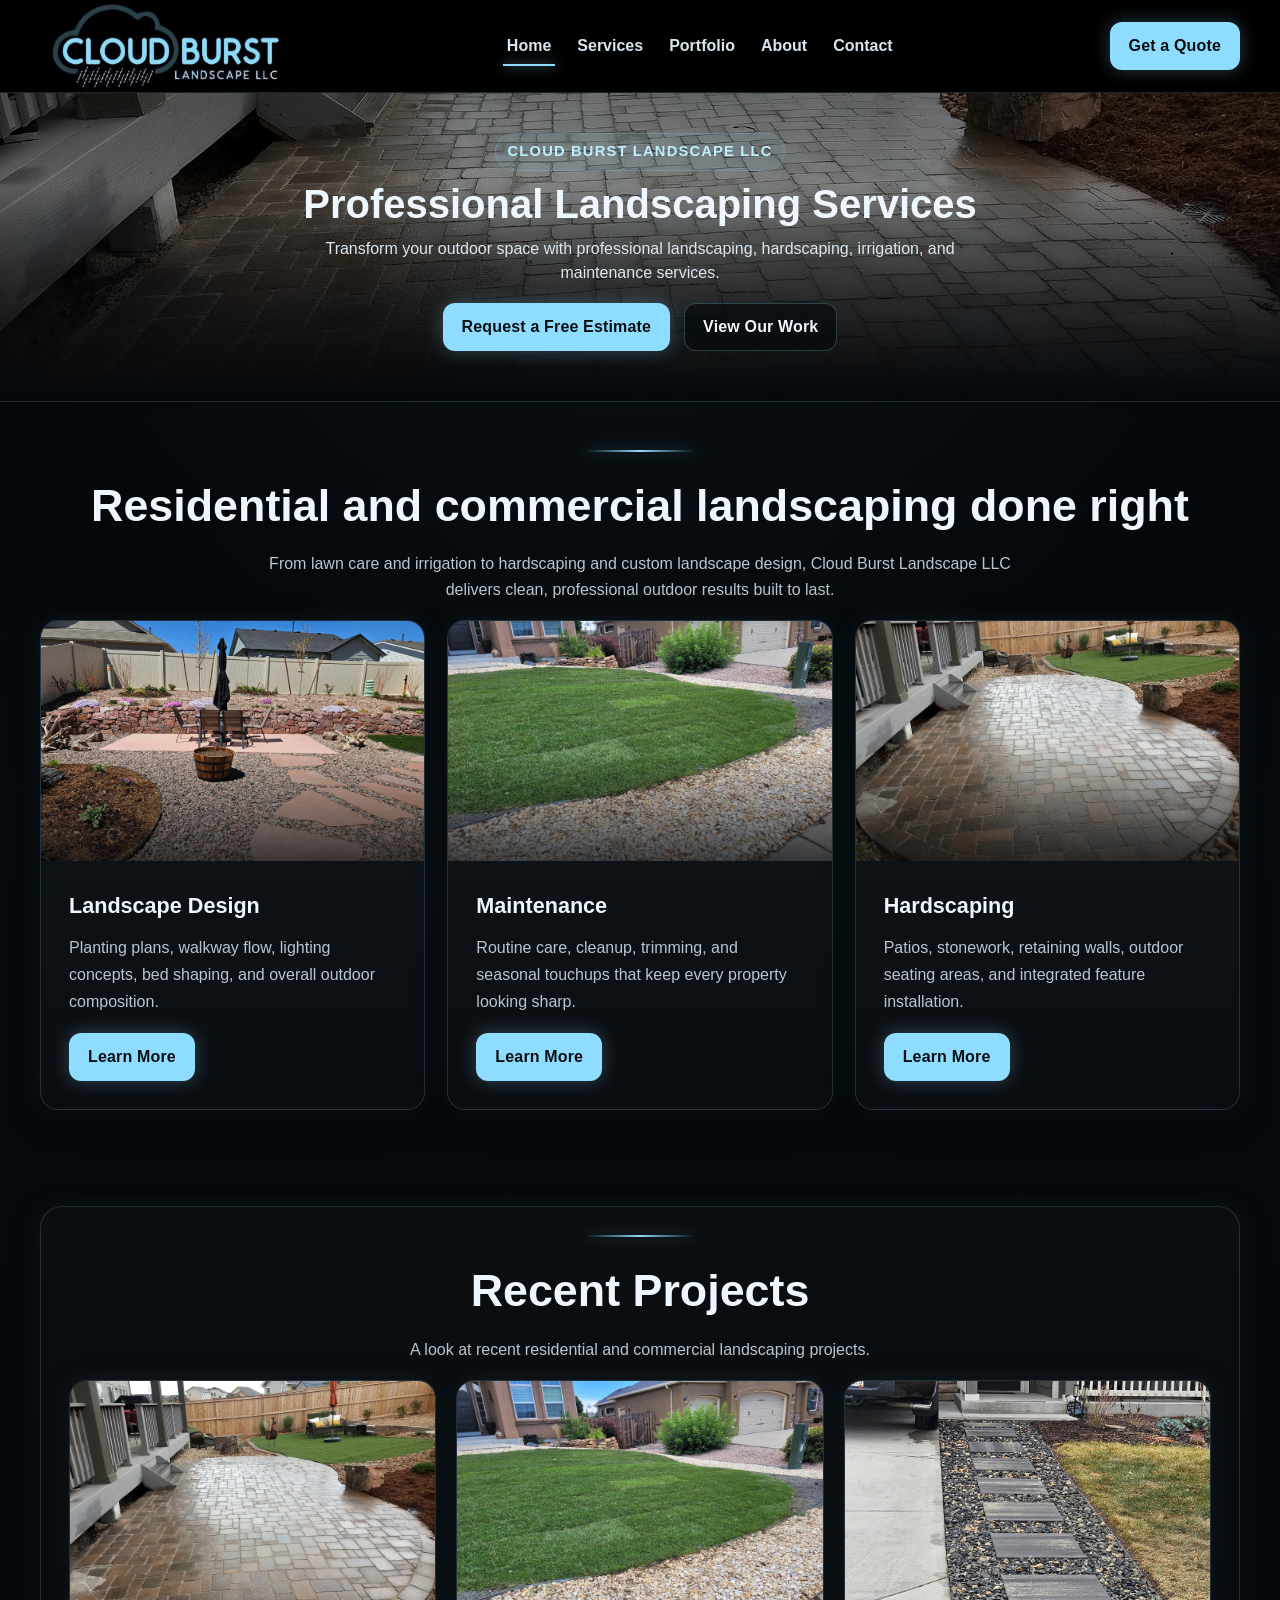
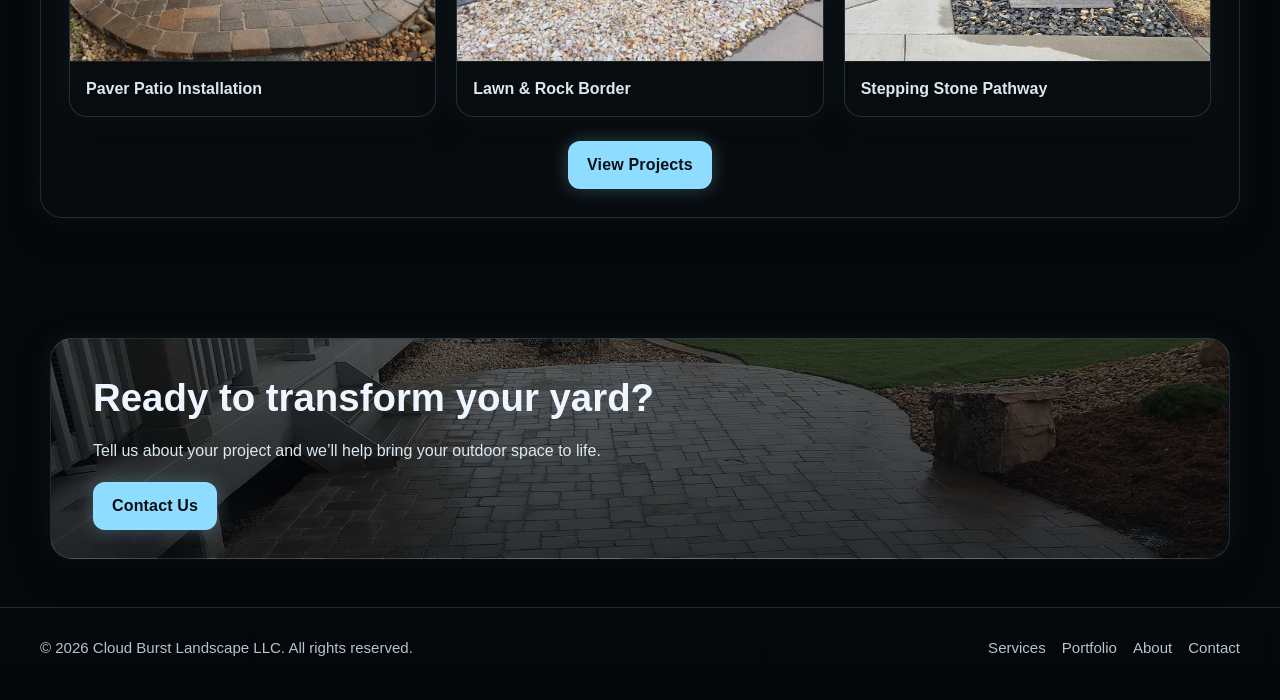
<file: index.html>
<!DOCTYPE html>
<html lang="en">
<head>
  <meta charset="UTF-8" />
  <meta name="viewport" content="width=device-width, initial-scale=1.0" />
  <title>Cloud Burst Landscape LLC | Home</title>
  <meta name="description" content="Cloud Burst Landscape LLC designs, builds, and maintains premium outdoor spaces with a modern, high-contrast aesthetic." />
  <link rel="stylesheet" href="styles.css" />
</head>
<body>
  <header class="site-header">
    <div class="container header-inner">
      <a class="brand" href="index.html" aria-label="Cloud Burst Landscape LLC Home">
        <img src="images/logo.jpg" alt="Cloud Burst Landscape LLC logo" />
      </a>
	  <button class="mobile-menu-toggle" type="button" aria-label="Open navigation">
		☰
	  </button>
      <nav class="nav" aria-label="Main navigation">
        <a href="index.html" class="active">Home</a>
<a href="services.html" class="">Services</a>
<a href="portfolio.html" class="">Portfolio</a>
<a href="about.html" class="">About</a>
<a href="contact.html" class="">Contact</a>
      </nav>
      <a class="btn btn-primary" href="contact.html">Get a Quote</a>
    </div>
  </header>

  <section class="hero" style="--hero-image:url('images/hero-home.jpg')">
    <div class="hero-content">
      <div class="kicker">Cloud Burst Landscape LLC</div>
      <h1>Professional Landscaping Services</h1>
      <p>Transform your outdoor space with professional landscaping, hardscaping, irrigation, and maintenance services.</p>
      <div class="hero-actions">
        <a class="btn btn-primary" href="contact.html">Request a Free Estimate</a>
        <a class="btn btn-secondary" href="portfolio.html">View Our Work</a>
      </div>
    </div>
  </section>

  
<section class="section">
  <div class="container">
    <div class="section-title">
      <div class="divider"></div>
      <h2>Residential and commercial landscaping done right</h2>
      <p>From lawn care and irrigation to hardscaping and custom landscape design, Cloud Burst Landscape LLC delivers clean, professional outdoor results built to last.</p>
    </div>
    <div class="grid grid-3">
      <article class="card">
        <div class="media"><img src="images/service-design.jpg" alt="Landscape design service" /></div>
        <div class="card-body">
          <h3>Landscape Design</h3>
          <p>Planting plans, walkway flow, lighting concepts, bed shaping, and overall outdoor composition.</p>
          <a class="btn btn-primary" href="services.html">Learn More</a>
        </div>
      </article>
      <article class="card">
        <div class="media"><img src="images/service-maintenance.jpg" alt="Landscape maintenance service" /></div>
        <div class="card-body">
          <h3>Maintenance</h3>
          <p>Routine care, cleanup, trimming, and seasonal touchups that keep every property looking sharp.</p>
          <a class="btn btn-primary" href="services.html">Learn More</a>
        </div>
      </article>
      <article class="card">
        <div class="media"><img src="images/service-hardscaping.jpg" alt="Hardscaping service" /></div>
        <div class="card-body">
          <h3>Hardscaping</h3>
          <p>Patios, stonework, retaining walls, outdoor seating areas, and integrated feature installation.</p>
          <a class="btn btn-primary" href="services.html">Learn More</a>
        </div>
      </article>
    </div>
  </div>
</section>

<section class="section">
  <div class="container panel">
    <div class="section-title">
      <div class="divider"></div>
      <h2>Recent Projects</h2>
      <p>A look at recent residential and commercial landscaping projects.</p>
    </div>
    <div class="gallery">
      <figure><img src="images/project-1.jpg" alt="Curved paver patio with landscaped backyard" /><figcaption>Paver Patio Installation</figcaption></figure>
      <figure><img src="images/project-2.jpg" alt="Fresh green lawn with decorative rock border" /><figcaption>Lawn & Rock Border</figcaption></figure>
      <figure><img src="images/project-3.jpg" alt="Modern stepping stone pathway with decorative gravel" /><figcaption>Stepping Stone Pathway</figcaption></figure>
    </div>
    <div style="text-align:center; margin-top:24px">
      <a class="btn btn-primary" href="portfolio.html">View Projects</a>
    </div>
  </div>
</section>

<section class="cta-banner" style="--cta-image:url('images/hero-home.jpg')">
  <div class="container">
    <h2>Ready to transform your yard?</h2>
    <p>Tell us about your project and we’ll help bring your outdoor space to life.</p>
    <a class="btn btn-primary" href="contact.html">Contact Us</a>
  </div>
</section>


  <footer class="site-footer">
    <div class="container footer-inner">
      <div class="small">© 2026 Cloud Burst Landscape LLC. All rights reserved.</div>
      <div class="footer-links small">
        <a href="services.html">Services</a>
        <a href="portfolio.html">Portfolio</a>
        <a href="about.html">About</a>
        <a href="contact.html">Contact</a>
      </div>
    </div>
  </footer>
  <script>
  document.querySelector('.mobile-menu-toggle')?.addEventListener('click', function(){
    document.querySelector('.site-header')?.classList.toggle('menu-open');
  });
</script>
</body>
</html>
</file>
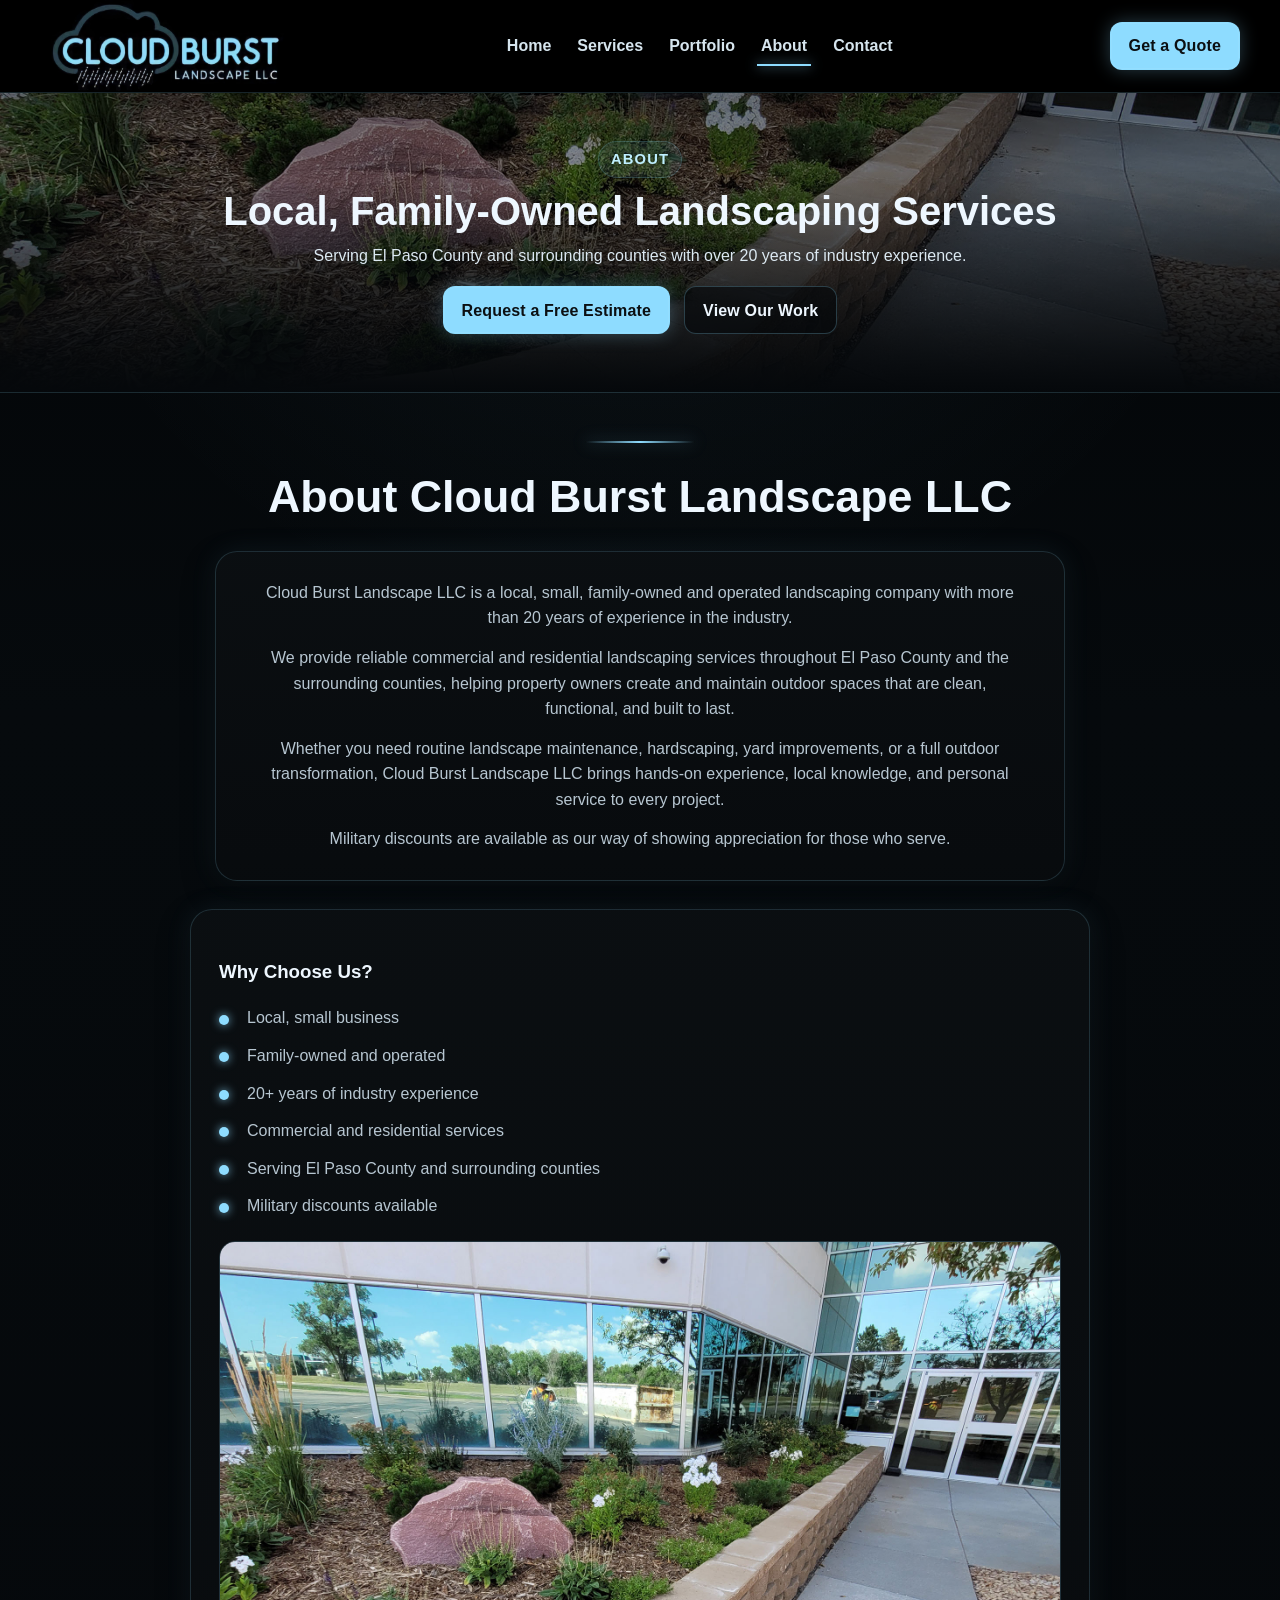
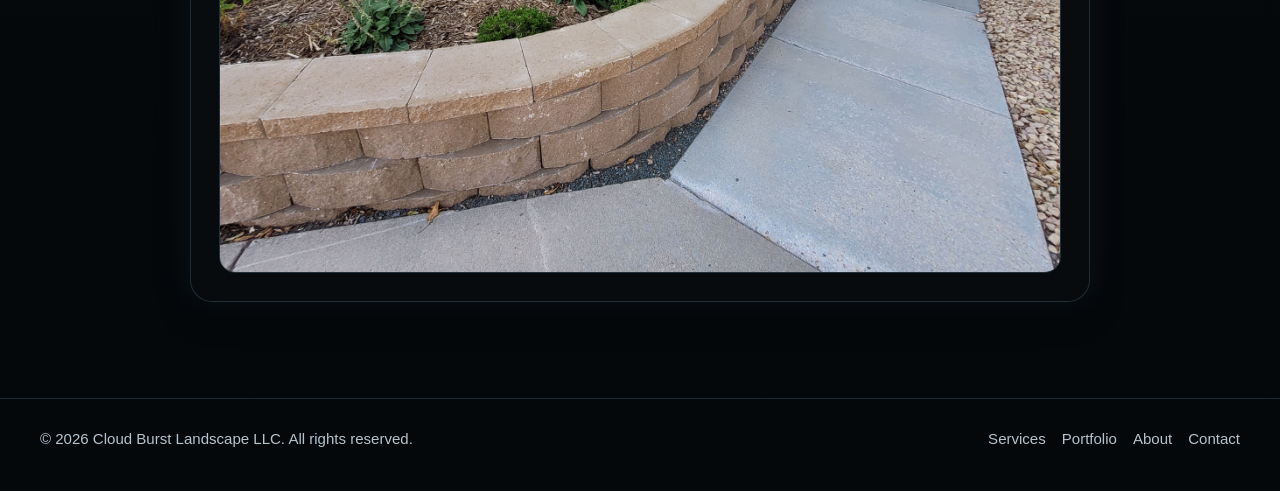
<file: about.html>
<!DOCTYPE html>
<html lang="en">
<head>
  <meta charset="UTF-8" />
  <meta name="viewport" content="width=device-width, initial-scale=1.0" />
  <title>Cloud Burst Landscape LLC | About</title>
  <meta name="description" content="Cloud Burst Landscape LLC designs, builds, and maintains premium outdoor spaces with a modern, high-contrast aesthetic." />
  <link rel="stylesheet" href="styles.css" />
</head>
<body>
  <header class="site-header">
    <div class="container header-inner">
      <a class="brand" href="index.html" aria-label="Cloud Burst Landscape LLC Home">
        <img src="images/logo.jpg" alt="Cloud Burst Landscape LLC logo" />
      </a>
 	  <button class="mobile-menu-toggle" type="button" aria-label="Open navigation">
		☰
	  </button>
     <nav class="nav" aria-label="Main navigation">
        <a href="index.html" class="">Home</a>
<a href="services.html" class="">Services</a>
<a href="portfolio.html" class="">Portfolio</a>
<a href="about.html" class="active">About</a>
<a href="contact.html" class="">Contact</a>
      </nav>
      <a class="btn btn-primary" href="contact.html">Get a Quote</a>
    </div>
  </header>

  <section class="hero" style="--hero-image:url('images/hero-about.jpg')">
    <div class="hero-content">
      <div class="kicker">About</div>
      <h1>Local, Family-Owned Landscaping Services</h1>
      <p>Serving El Paso County and surrounding counties with over 20 years of industry experience.</p>
      <div class="hero-actions">
        <a class="btn btn-primary" href="contact.html">Request a Free Estimate</a>
        <a class="btn btn-secondary" href="portfolio.html">View Our Work</a>
      </div>
    </div>
  </section>

  
<section class="section about-page">
  <div class="container">
    <div class="section-title">
      <div class="divider"></div>
      <h2>About Cloud Burst Landscape LLC</h2>
    </div>

    <div class="panel about-copy">
      <p>Cloud Burst Landscape LLC is a local, small, family-owned and operated landscaping company with more than 20 years of experience in the industry.</p>

      <p>We provide reliable commercial and residential landscaping services throughout El Paso County and the surrounding counties, helping property owners create and maintain outdoor spaces that are clean, functional, and built to last.</p>

      <p>Whether you need routine landscape maintenance, hardscaping, yard improvements, or a full outdoor transformation, Cloud Burst Landscape LLC brings hands-on experience, local knowledge, and personal service to every project.</p>

      <p>Military discounts are available as our way of showing appreciation for those who serve.</p>
    </div>

	<div class="panel about-why">
	  <h3>Why Choose Us?</h3>

	  <ul class="list">
		<li>Local, small business</li>
		<li>Family-owned and operated</li>
		<li>20+ years of industry experience</li>
		<li>Commercial and residential services</li>
		<li>Serving El Paso County and surrounding counties</li>
		<li>Military discounts available</li>
	  </ul>

	  <div style="margin-top:22px">
		<img src="images/about-image.jpg" alt="Cloud Burst Landscape outdoor project" style="border-radius:16px;border:1px solid rgba(142,220,255,.18)" />
	  </div>
	</div>
</section>


  <footer class="site-footer">
    <div class="container footer-inner">
      <div class="small">© 2026 Cloud Burst Landscape LLC. All rights reserved.</div>
      <div class="footer-links small">
        <a href="services.html">Services</a>
        <a href="portfolio.html">Portfolio</a>
        <a href="about.html">About</a>
        <a href="contact.html">Contact</a>
      </div>
    </div>
  </footer>
  <script>
  document.querySelector('.mobile-menu-toggle')?.addEventListener('click', function(){
    document.querySelector('.site-header')?.classList.toggle('menu-open');
  });
</script>
</body>
</html>
</file>
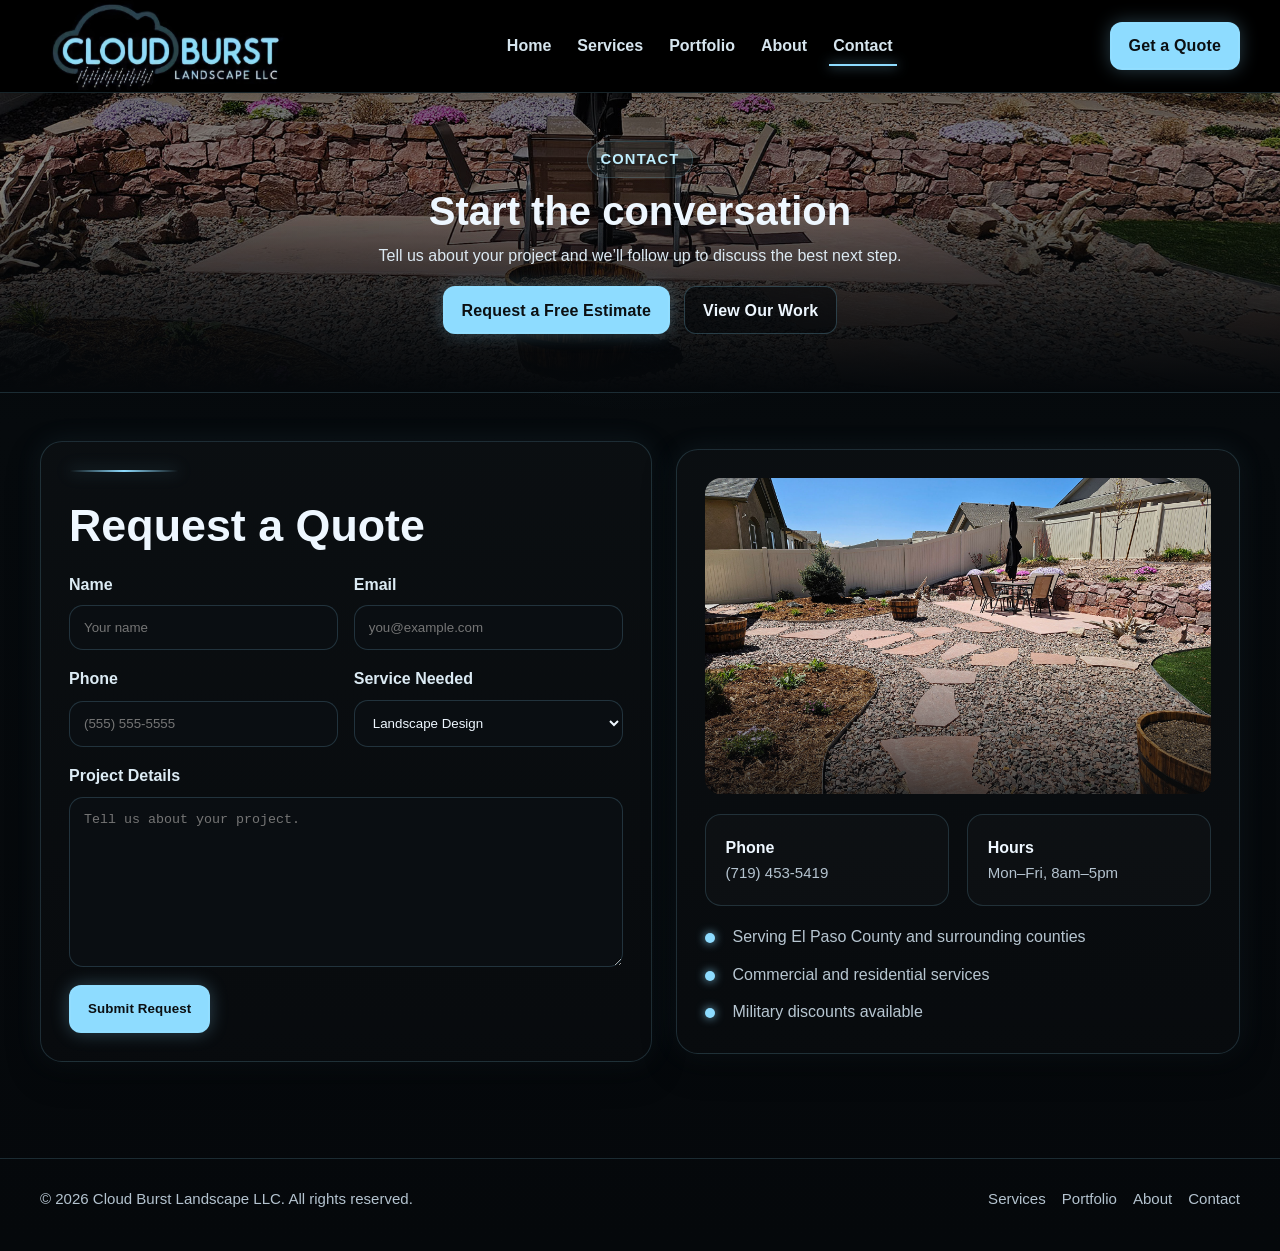
<file: contact.html>
<!DOCTYPE html>
<html lang="en">
<head>
  <meta charset="UTF-8" />
  <meta name="viewport" content="width=device-width, initial-scale=1.0" />
  <title>Cloud Burst Landscape LLC | Contact</title>
  <meta name="description" content="Cloud Burst Landscape LLC designs, builds, and maintains premium outdoor spaces with a modern, high-contrast aesthetic." />
  <link rel="stylesheet" href="styles.css" />
</head>
<body>
  <header class="site-header">
    <div class="container header-inner">
      <a class="brand" href="index.html" aria-label="Cloud Burst Landscape LLC Home">
        <img src="images/logo.jpg" alt="Cloud Burst Landscape LLC logo" />
      </a>
	  <button class="mobile-menu-toggle" type="button" aria-label="Open navigation">
		☰
	  </button>
      <nav class="nav" aria-label="Main navigation">
        <a href="index.html" class="">Home</a>
<a href="services.html" class="">Services</a>
<a href="portfolio.html" class="">Portfolio</a>
<a href="about.html" class="">About</a>
<a href="contact.html" class="active">Contact</a>
      </nav>
      <a class="btn btn-primary" href="contact.html">Get a Quote</a>
    </div>
  </header>

  <section class="hero" style="--hero-image:url('images/hero-contact.jpg')">
    <div class="hero-content">
      <div class="kicker">Contact</div>
      <h1>Start the conversation</h1>
      <p>Tell us about your project and we’ll follow up to discuss the best next step.</p>
      <div class="hero-actions">
        <a class="btn btn-primary" href="contact.html">Request a Free Estimate</a>
        <a class="btn btn-secondary" href="portfolio.html">View Our Work</a>
      </div>
    </div>
  </section>

  
<section class="section">
  <div class="container split">
    <div class="panel">
      <div class="section-title" style="text-align:left; margin-bottom:0">
        <div class="divider" style="margin:0 0 18px"></div>
        <h2>Request a Quote</h2>
      </div>
      <form action="https://formspree.io/f/xbdbqzrv" method="POST">
        <div class="form-grid">
          <div class="field">
            <label for="name">Name</label>
            <input id="name" name="name" type="text" placeholder="Your name" required/>
          </div>
          <div class="field">
            <label for="email">Email</label>
            <input id="email" name="email" type="email" placeholder="you@example.com" required/>
          </div>
          <div class="field">
            <label for="phone">Phone</label>
            <input id="phone" name="phone" type="tel" placeholder="(555) 555-5555" required/>
          </div>
          <div class="field">
            <label for="service">Service Needed</label>
            <select id="service" name="service" required>
              <option>Landscape Design</option>
              <option>Maintenance</option>
              <option>Hardscaping</option>
              <option>General Inquiry</option>
            </select>
          </div>
        </div>
        <div class="field" style="margin-top:16px">
          <label for="details">Project Details</label>
          <textarea id="details" name="details" placeholder="Tell us about your project." required></textarea>
        </div>
        <div style="margin-top:18px">
          <button class="btn btn-primary" type="submit">Submit Request</button>
        </div>
      </form>
    </div>
    <div class="panel">
      <div class="media" style="border-radius:16px"><img src="images/contact-image.jpg" alt="Outdoor living space contact image" /></div>
      <div class="contact-cards">
        <div class="contact-card"><strong>Phone</strong><div class="small">(719) 453-5419</div></div>
        <div class="contact-card"><strong>Hours</strong><div class="small">Mon–Fri, 8am–5pm</div></div>
      </div>
      <ul class="list">
        <li>Serving El Paso County and surrounding counties</li>
        <li>Commercial and residential services</li>
        <li>Military discounts available</li>
      </ul>
    </div>
  </div>
</section>


  <footer class="site-footer">
    <div class="container footer-inner">
      <div class="small">© 2026 Cloud Burst Landscape LLC. All rights reserved.</div>
      <div class="footer-links small">
        <a href="services.html">Services</a>
        <a href="portfolio.html">Portfolio</a>
        <a href="about.html">About</a>
        <a href="contact.html">Contact</a>
      </div>
    </div>
  </footer>
  <script>
  document.querySelector('.mobile-menu-toggle')?.addEventListener('click', function(){
    document.querySelector('.site-header')?.classList.toggle('menu-open');
  });
</script>
</body>
</html>
</file>
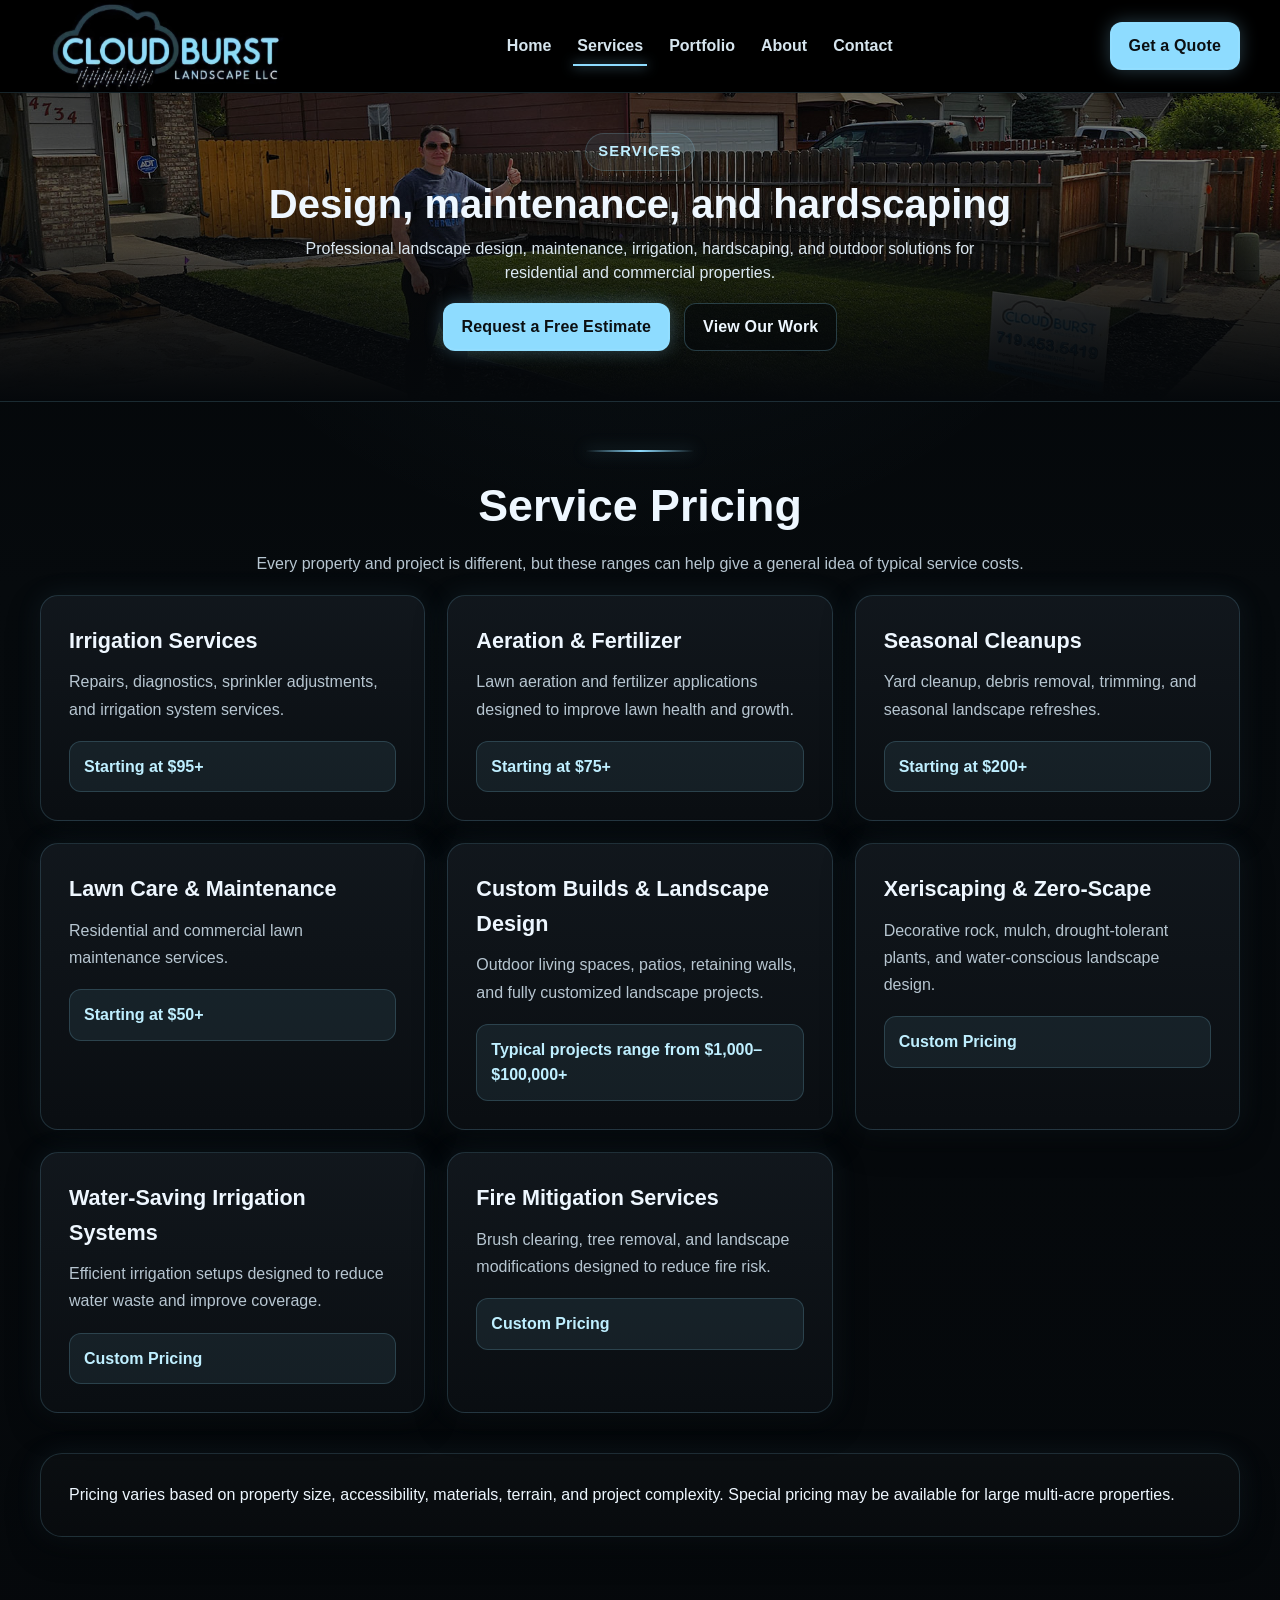
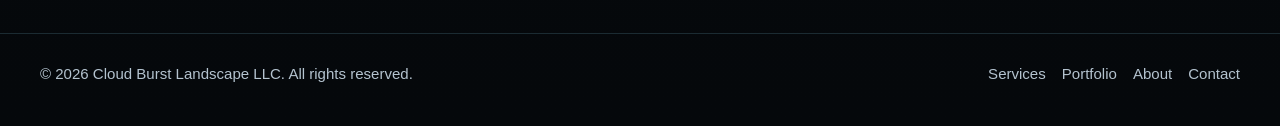
<file: services.html>
<!DOCTYPE html>
<html lang="en">
<head>
  <meta charset="UTF-8" />
  <meta name="viewport" content="width=device-width, initial-scale=1.0" />
  <title>Cloud Burst Landscape LLC | Services</title>
  <meta name="description" content="Cloud Burst Landscape LLC designs, builds, and maintains premium outdoor spaces with a modern, high-contrast aesthetic." />
  <link rel="stylesheet" href="styles.css" />
</head>
<body>
  <header class="site-header">
    <div class="container header-inner">
      <a class="brand" href="index.html" aria-label="Cloud Burst Landscape LLC Home">
        <img src="images/logo.jpg" alt="Cloud Burst Landscape LLC logo" />
      </a>
	  <button class="mobile-menu-toggle" type="button" aria-label="Open navigation">
		☰
	  </button>
      <nav class="nav" aria-label="Main navigation">
        <a href="index.html" class="">Home</a>
<a href="services.html" class="active">Services</a>
<a href="portfolio.html" class="">Portfolio</a>
<a href="about.html" class="">About</a>
<a href="contact.html" class="">Contact</a>
      </nav>
      <a class="btn btn-primary" href="contact.html">Get a Quote</a>
    </div>
  </header>

  <section class="hero" style="--hero-image:url('images/hero-services.jpg')">
    <div class="hero-content">
      <div class="kicker">Services</div>
      <h1>Design, maintenance, and hardscaping</h1>
      <p>Professional landscape design, maintenance, irrigation, hardscaping, and outdoor solutions for residential and commercial properties.</p>
      <div class="hero-actions">
        <a class="btn btn-primary" href="contact.html">Request a Free Estimate</a>
        <a class="btn btn-secondary" href="portfolio.html">View Our Work</a>
      </div>
    </div>
  </section>

<section class="section">
  <div class="container">

    <div class="section-title">
      <div class="divider"></div>
      <h2>Service Pricing</h2>
      <p>
        Every property and project is different, but these ranges can help give a general idea of typical service costs.
      </p>
    </div>

    <div class="grid grid-3">

      <div class="card">
        <div class="card-body">
          <h3>Irrigation Services</h3>

          <p>
            Repairs, diagnostics, sprinkler adjustments, and irrigation system services.
          </p>

          <div class="price-range">
            Starting at $95+
          </div>
        </div>
      </div>

      <div class="card">
        <div class="card-body">
          <h3>Aeration & Fertilizer</h3>

          <p>
            Lawn aeration and fertilizer applications designed to improve lawn health and growth.
          </p>

          <div class="price-range">
            Starting at $75+
          </div>
        </div>
      </div>

      <div class="card">
        <div class="card-body">
          <h3>Seasonal Cleanups</h3>

          <p>
            Yard cleanup, debris removal, trimming, and seasonal landscape refreshes.
          </p>

          <div class="price-range">
            Starting at $200+
          </div>
        </div>
      </div>

      <div class="card">
        <div class="card-body">
          <h3>Lawn Care & Maintenance</h3>

          <p>
            Residential and commercial lawn maintenance services.
          </p>

          <div class="price-range">
            Starting at $50+
          </div>
        </div>
      </div>
	  
	  <div class="card">
        <div class="card-body">
          <h3>Custom Builds & Landscape Design</h3>

          <p>
            Outdoor living spaces, patios, retaining walls, and fully customized landscape projects.
          </p>

          <div class="price-range">
            Typical projects range from $1,000–$100,000+
          </div>
        </div>
      </div>
      
	  <div class="card">
        <div class="card-body">
          <h3>Xeriscaping & Zero-Scape</h3>

          <p>
            Decorative rock, mulch, drought-tolerant plants, and water-conscious landscape design.
          </p>

          <div class="price-range">
            Custom Pricing
          </div>
        </div>
      </div>

      <div class="card">
        <div class="card-body">
          <h3>Water-Saving Irrigation Systems</h3>

          <p>
            Efficient irrigation setups designed to reduce water waste and improve coverage.
          </p>

          <div class="price-range">
            Custom Pricing
          </div>
        </div>
      </div>

      <div class="card">
        <div class="card-body">
          <h3>Fire Mitigation Services</h3>

          <p>
            Brush clearing, tree removal, and landscape modifications designed to reduce fire risk.
          </p>

          <div class="price-range">
            Custom Pricing
          </div>
        </div>
      </div>

    </div>

    <div class="panel" style="margin-top:40px">
      <p style="margin:0">
        Pricing varies based on property size, accessibility, materials, terrain, and project complexity.
        Special pricing may be available for large multi-acre properties.
      </p>
    </div>

  </div>
</section>

  <footer class="site-footer">
    <div class="container footer-inner">
      <div class="small">© 2026 Cloud Burst Landscape LLC. All rights reserved.</div>
      <div class="footer-links small">
        <a href="services.html">Services</a>
        <a href="portfolio.html">Portfolio</a>
        <a href="about.html">About</a>
        <a href="contact.html">Contact</a>
      </div>
    </div>
  </footer>
  <script>
  document.querySelector('.mobile-menu-toggle')?.addEventListener('click', function(){
    document.querySelector('.site-header')?.classList.toggle('menu-open');
  });
</script>
</body>
</html>
</file>
<file: styles.css>
*{
  box-sizing:border-box;
}

:root{
  --bg:#05080b;
  --bg-soft:#0a0f14;
  --brand:#8EDCFF;
  --brand-dark:#0B0F12;
  --brand-glow:#BFEFFF;
  --line:rgba(142,220,255,.16);
  --max:1200px;
  --muted:#b7c6d1;
  --panel:#11171d;
  --panel-2:#0d1318;
  --radius:18px;
  --shadow:0 12px 32px rgba(0,0,0,.35), 0 0 28px rgba(142,220,255,.08);
  --text:#eef7ff;
}

a{
  color:inherit;
  text-decoration:none;
}

body{
  background:
    radial-gradient(circle at top, rgba(142,220,255,.07), transparent 30%),
    linear-gradient(180deg, #020406 0%, #060a0d 34%, #05080b 100%);
  color:var(--text);
  font-family:Inter,Arial,Helvetica,sans-serif;
  line-height:1.6;
  margin:0;
}

html{
  scroll-behavior:smooth;
}

img{
  display:block;
  max-width:100%;
}

.about-copy{
  margin:0 auto 28px;
  max-width:850px;
  text-align:center;
}

.about-copy p{
  color:var(--muted);
  margin:0 auto 14px;
  max-width:760px;
}

.about-copy p:last-child{
  margin-bottom:0;
}

.about-why{
  margin:0 auto;
  max-width:900px;
}

.brand img{
  background:transparent;
  width:250px;
}

.btn{
  align-items:center;
  border:1px solid rgba(142,220,255,.24);
  border-radius:12px;
  display:inline-flex;
  font-weight:800;
  justify-content:center;
  letter-spacing:.01em;
  min-height:48px;
  padding:0 18px;
  transition:transform .2s ease, box-shadow .2s ease, background .2s ease;
}

.btn:hover{
  transform:translateY(-1px);
}

.btn-primary{
  background:var(--brand);
  box-shadow:0 0 0 1px rgba(255,255,255,.05) inset, 0 0 18px rgba(142,220,255,.28);
  color:var(--brand-dark);
}

.btn-primary:hover{
  background:var(--brand-glow);
}

.btn-secondary{
  background:rgba(5,8,11,.65);
  color:var(--text);
}

.card{
  background:linear-gradient(180deg, rgba(18,24,30,.94), rgba(10,14,18,.98));
  border:1px solid var(--line);
  border-radius:var(--radius);
  box-shadow:var(--shadow);
  overflow:hidden;
}

.card h3{
  font-size:1.35rem;
  margin:0 0 10px;
}

.card p{
  color:var(--muted);
  line-height:1.7;
  margin:0 0 18px;
}

.card-body{
  padding:28px;
}

.card:hover .media img{
  transform:scale(1.04);
}

.carousel{
  border:1px solid rgba(142, 220, 255, 0.25);
  border-radius:18px;
  box-shadow:0 0 30px rgba(142, 220, 255, 0.12);
  margin:20px auto 0;
  max-width:1000px;
  overflow:hidden;
  position:relative;
}

.carousel-arrow,
.lightbox-arrow,
.lightbox-close{
  background:rgba(5, 8, 11, 0.75);
  border:1px solid rgba(142, 220, 255, 0.35);
  color:#8EDCFF;
  cursor:pointer;
  position:absolute;
  z-index:5;
}

.carousel-arrow,
.lightbox-arrow{
  border-radius:50%;
  font-size:24px;
  height:46px;
  top:50%;
  transform:translateY(-50%);
  width:46px;
}

.carousel-caption,
.lightbox-caption{
  -webkit-backdrop-filter:blur(6px);
  backdrop-filter:blur(6px);
  background:rgba(255, 255, 255, 0.10);
  bottom:0;
  color:#fff;
  left:0;
  padding:18px 24px;
  position:absolute;
  right:0;
  text-align:left;
}

.carousel-track{
  display:flex;
  transition:transform 0.35s ease;
}

.carousel-track img{
  cursor:pointer;
  height:560px;
  min-width:100%;
  object-fit:cover;
}

.container{
  margin:0 auto;
  width:min(var(--max), calc(100% - 32px));
}

.contact-card{
  background:rgba(255,255,255,.02);
  border:1px solid var(--line);
  border-radius:16px;
  padding:20px;
}

.contact-cards{
  display:grid;
  gap:18px;
  grid-template-columns:repeat(2, minmax(0, 1fr));
  margin-top:20px;
}

.cta-banner{
  background:
    linear-gradient(180deg, rgba(5,8,11,.62), rgba(5,8,11,.82)),
    var(--cta-image) 65% 32% / cover no-repeat;
  border:1px solid var(--line);
  border-radius:22px;
  box-shadow:var(--shadow);
  margin:72px auto 0;
  padding:28px 42px;
  width:min(1180px, calc(100% - 64px));
}

.cta-banner > .container{
  margin:0;
  max-width:700px;
  width:100%;
}

.cta-banner h2{
  font-size:clamp(1.8rem, 3vw, 2.6rem);
  margin:0 0 10px;
}

.cta-banner p{
  color:#dce9f2;
  margin:0 0 18px;
  max-width:620px;
}

.divider{
  background:linear-gradient(90deg, transparent, var(--brand), transparent);
  box-shadow:0 0 16px rgba(142,220,255,.38);
  height:2px;
  margin:0 auto 18px;
  width:110px;
}

.field{
  display:grid;
  gap:8px;
}

.field input,
.field textarea,
.field select{
  background:#0a0e12;
  border:1px solid rgba(142,220,255,.18);
  border-radius:14px;
  color:#eef7ff;
  outline:none;
  padding:14px;
  width:100%;
}

.field label{
  color:#dcebf4;
  font-weight:700;
}

.field textarea{
  min-height:170px;
  resize:vertical;
}

.footer-inner{
  align-items:center;
  display:flex;
  flex-wrap:wrap;
  gap:18px;
  justify-content:space-between;
}

.footer-links{
  display:flex;
  flex-wrap:wrap;
  gap:16px;
}

.form-grid{
  display:grid;
  gap:16px;
  grid-template-columns:repeat(2, minmax(0, 1fr));
}

.gallery{
  display:grid;
  gap:20px;
  grid-template-columns:repeat(3, minmax(0, 1fr));
}

.gallery figcaption{
  background:rgba(0,0,0,.28);
  border-top:1px solid rgba(142,220,255,.10);
  color:#dbe8f0;
  font-weight:700;
  padding:14px 16px;
}

.gallery figure{
  background:#0b1014;
  border:1px solid var(--line);
  border-radius:18px;
  box-shadow:var(--shadow);
  margin:0;
  overflow:hidden;
}

.gallery img{
  height:280px;
  object-fit:cover;
  width:100%;
}

.gallery-section{
  padding:48px 20px;
  text-align:center;
}

.grid{
  display:grid;
  gap:22px;
}

.grid-2{
  grid-template-columns:repeat(2, minmax(0, 1fr));
}

.grid-3{
  grid-template-columns:repeat(3, minmax(0, 1fr));
}

.header-inner{
  align-items:center;
  display:flex;
  gap:18px;
  justify-content:space-between;
  min-height:86px;
}

.hero{
  border-bottom:1px solid var(--line);
  display:grid;
  min-height:300px;
  overflow:hidden;
  place-items:center;
  position:relative;
}

.hero h1{
  font-size:clamp(2.5rem, 5vw, 1.5rem);
  line-height:1.05;
  margin:12px 0;
  margin-inline:auto;
  max-width:1200px;
}

.hero p{
  color:#dce9f2;
  font-size:1rem;
  line-height:1.5;
  margin:0 auto;
  max-width:700px;
}

.hero::after{
  background:linear-gradient(180deg, transparent, rgba(5,8,11,1));
  content:"";
  height:220px;
  inset:auto 0 0 0;
  position:absolute;
}

.hero::before{
  background:linear-gradient(180deg, rgba(0,0,0,.55), rgba(0,0,0,.42) 32%, rgba(0,0,0,.76)), var(--hero-image) center/cover no-repeat;
  content:"";
  inset:0;
  position:absolute;
  transform:scale(1.02);
}

.hero-actions{
  display:flex;
  flex-wrap:wrap;
  gap:14px;
  justify-content:center;
  margin-top:18px;
}

.hero-content{
  max-width:1400px;
  padding:40px 20px 50px;
  position:relative;
  text-align:center;
  width:calc(100% - 48px);
  z-index:1;
}

.kicker{
  background:rgba(142,220,255,.08);
  border:1px solid rgba(142,220,255,.18);
  border-radius:999px;
  color:var(--brand-glow);
  display:inline-block;
  font-size:.92rem;
  font-weight:800;
  letter-spacing:.08em;
  padding:6px 12px;
  text-transform:uppercase;
}

.lightbox{
  align-items:center;
  background:rgba(0,0,0,0.92);
  display:none;
  inset:0;
  justify-content:center;
  position:fixed;
  z-index:9999;
}

.lightbox img{
  max-height:82vh;
  max-width:90vw;
  object-fit:contain;
}

.lightbox-close{
  border-radius:50%;
  font-size:28px;
  height:44px;
  right:24px;
  top:24px;
  width:44px;
}

.lightbox.open{
  display:flex;
}

.list{
  display:grid;
  gap:12px;
  list-style:none;
  margin:18px 0 0;
  padding:0;
}

.list li{
  color:var(--muted);
  padding-left:28px;
  position:relative;
}

.list li::before{
  background:var(--brand);
  border-radius:50%;
  box-shadow:0 0 10px rgba(142,220,255,.8);
  content:"";
  height:10px;
  left:0;
  position:absolute;
  top:.58em;
  width:10px;
}

.media{
  aspect-ratio:16/10;
  background:#0c1014;
  overflow:hidden;
  position:relative;
}

.media img{
  height:100%;
  object-fit:cover;
  transition:transform .35s ease;
  width:100%;
}

.media::after{
  background:linear-gradient(180deg, transparent, rgba(5,8,11,.72));
  content:"";
  height:45%;
  inset:auto 0 0 0;
  position:absolute;
}

.mobile-menu-toggle{
  background:rgba(142,220,255,.08);
  border:1px solid var(--line);
  border-radius:10px;
  color:var(--text);
  display:none;
  font-size:1.4rem;
  font-weight:800;
  height:42px;
  width:42px;
}

.nav{
  align-items:center;
  display:flex;
  flex-wrap:wrap;
  gap:18px;
  justify-content:center;
}

.nav a{
  color:#d6e5ee;
  font-weight:700;
  padding:10px 4px;
  position:relative;
}

.nav a.active::after,
.nav a:hover::after{
  background:var(--brand);
  bottom:3px;
  box-shadow:0 0 12px rgba(142,220,255,.85);
  content:"";
  height:2px;
  left:0;
  position:absolute;
  right:0;
}

.next{
  right:18px;
}

.panel{
  background:linear-gradient(180deg, rgba(11,15,18,.96), rgba(8,11,14,.98));
  border:1px solid var(--line);
  border-radius:22px;
  box-shadow:var(--shadow);
  padding:28px;
}

.prev{
  left:18px;
}

.price-range{
  background:rgba(142,220,255,0.08);
  border:1px solid rgba(142,220,255,0.18);
  border-radius:12px;
  color:#BFEFFF;
  font-weight:700;
  margin-top:18px;
  padding:12px 14px;
}

.section{
  padding:48px 0;
}

.section-title{
  margin-bottom:18px;
  text-align:center;
}

.section-title h2{
  font-size:clamp(2rem, 3.5vw, 3rem);
  margin:0 0 10px;
}

.section-title p{
  color:var(--muted);
  margin:0 auto;
  max-width:780px;
}

.site-footer{
  border-top:1px solid var(--line);
  color:#b2c1cc;
  margin-top:48px;
  padding:28px 0 40px;
}

.site-header{
  backdrop-filter:blur(12px);
  background:#000;
  border-bottom:1px solid var(--line);
  position:sticky;
  top:0;
  z-index:1000;
}

.small{
  color:#b4c3cf;
  font-size:.94rem;
}

.split{
  align-items:center;
  display:grid;
  gap:24px;
  grid-template-columns:1.04fr .96fr;
}

.stat{
  background:rgba(255,255,255,.01);
  border:1px solid rgba(142,220,255,.08);
  border-radius:18px;
  padding:24px 18px;
  text-align:center;
}

.stat span{
  color:var(--muted);
}

.stat strong{
  color:var(--brand);
  display:block;
  font-size:2rem;
}

.stats{
  display:grid;
  gap:16px;
  grid-template-columns:repeat(4, minmax(0, 1fr));
}

@media (max-width:700px){
  .about-page .section-title h2{
    font-size:1.9rem;
    line-height:1.15;
  }

  .brand img{
    width:190px;
  }

  .card{
    border-radius:16px;
  }

  .card-body{
    padding:22px;
  }

  .carousel-track img{
    height:420px;
  }

  .contact-cards,
  .form-grid,
  .gallery,
  .grid-2,
  .grid-3,
  .split,
  .stats{
    grid-template-columns:1fr;
  }

  .cta-banner{
    padding:28px 24px;
  }

  .cta-banner p{
    margin-bottom:14px;
  }

  .header-inner{
    display:grid;
    gap:6px;
    grid-template-columns:1fr auto;
    min-height:auto;
    padding:8px 0 10px;
  }

  .header-inner > .btn{
    border-radius:10px;
    font-size:.84rem;
    grid-column:1 / -1;
    justify-self:center;
    min-height:36px;
    padding:0 14px;
  }

  .hero{
    min-height:300px;
  }

  .hero h1{
    font-size:1.9rem;
    line-height:1.05;
    margin-inline:auto;
    max-width:360px;
  }

  .hero p{
    font-size:1rem;
  }

  .hero-actions{
    align-items:center;
    flex-direction:column;
    gap:12px;
  }

  .hero-actions .btn{
    max-width:260px;
    width:100%;
  }

  .hero-content{
    padding:24px 10px 30px;
    width:calc(100% - 28px);
  }

  .kicker{
    font-size:.75rem;
  }

  .mobile-menu-toggle{
    align-items:center;
    background:rgba(142,220,255,.08);
    border:1px solid var(--line);
    border-radius:10px;
    color:var(--text);
    display:inline-flex;
    font-size:1.4rem;
    font-weight:800;
    height:42px;
    justify-content:center;
    line-height:1;
    padding:0;
    width:42px;
  }

  .nav{
    display:none;
    flex-direction:column;
    gap:6px;
    grid-column:1 / -1;
    padding:10px 0 4px;
  }

  .panel{
    padding:22px;
  }

  .price-range{
    margin-top:14px;
    padding:10px 12px;
  }

  .section-title h2{
    font-size:2rem;
    line-height:1.15;
  }

  .site-header.menu-open .nav{
    display:flex;
  }
}
</file>
